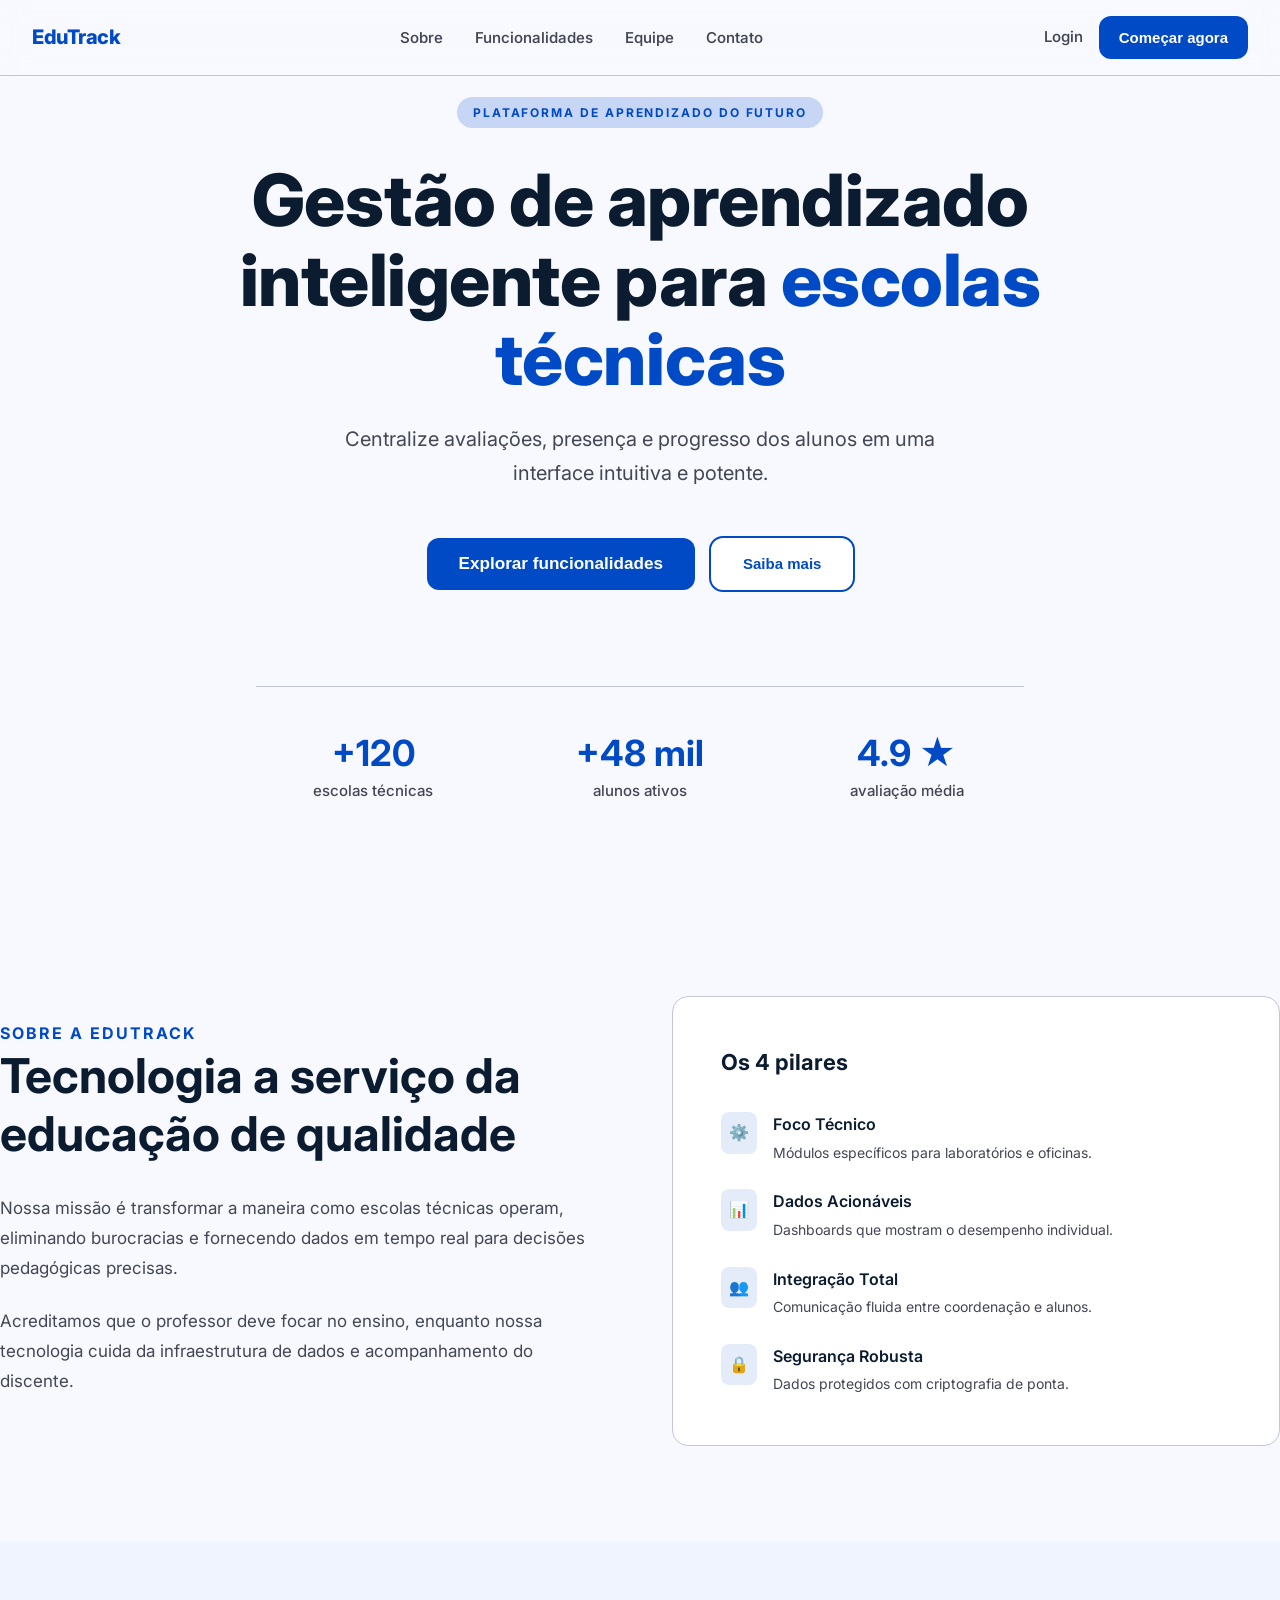
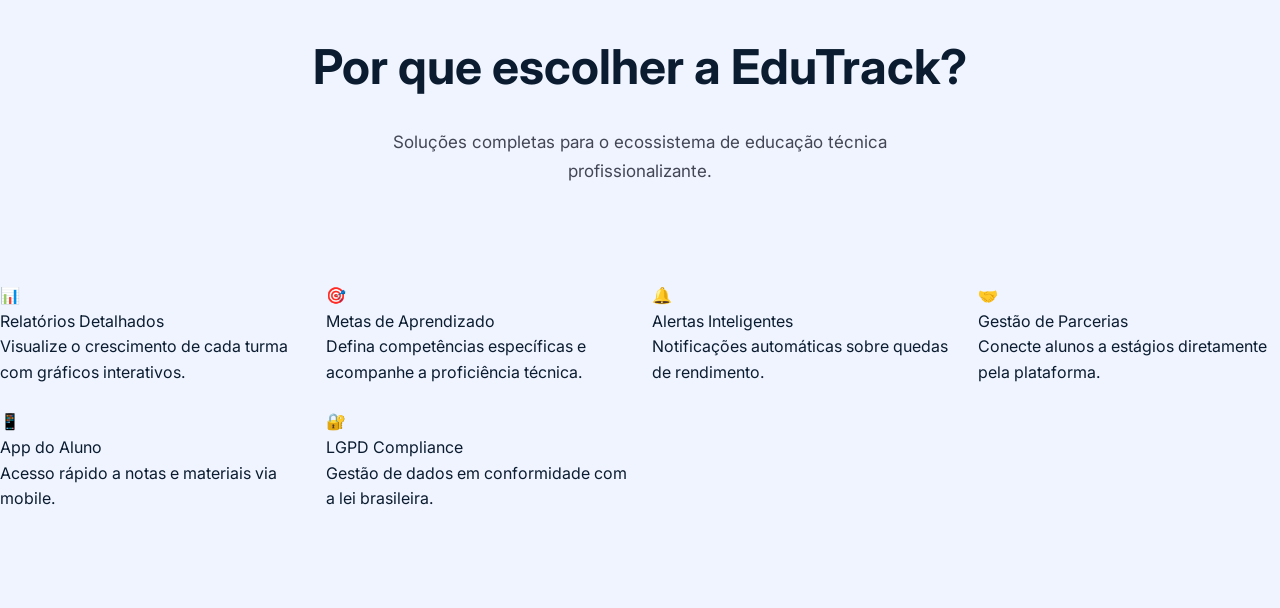
<file: Senac-2026-main/aula_lindingPage/index.html>
<!DOCTYPE html>
<html lang="pt-br">

<head>
    <meta charset="UTF-8">
    <meta name="viewport" content="width=device-width, initial-scale=1.0">

    <link rel="preconnect" href="https://fonts.googleapis.com">
    <link rel="preconnect" href="https://fonts.gstatic.com" crossorigin>
    <link
        href="https://fonts.googleapis.com/css2?family=Inter:ital,opsz,wght@0,14..32,100..900;1,14..32,100..900&family=Roboto:ital,wght@0,100..900;1,100..900&display=swap"
        rel="stylesheet">

    <link rel="stylesheet" href="style.css">


    <title>Landing Page EduTrack</title>
</head>

<body>

    <header class="navbar">
        <nav class="navbar-inner">

            <a href="#" class="navbar-logo">EduTrack</a>

            <ul class="navbar-links">
                <li><a href="#sobre">Sobre</a></li>
                <li><a href="#funcionalidades">Funcionalidades</a></li>
                <li><a href="#equipe">Equipe</a></li>
                <li><a href="#contato">Contato</a></li>
            </ul>

            <div class="navbar-botoes">
                <a href="#login" class="navbar-login-link">Login</a>
                <button class="navbar-button">Começar agora</button>
            </div>



        </nav>
    </header>

    <main>

        <section class="hero">

            <span class="hero-label">Plataforma de aprendizado do futuro</span>
            <h1 class="hero-titulo">
                Gestão de aprendizado inteligente para <span>escolas técnicas</span>
            </h1>
            <p class="hero-subtitulo">
                Centralize avaliações, presença e progresso dos alunos em uma interface intuitiva e potente.
            </p>

            <div class="hero-botoes">
                <button class="btn-funcionalidades">Explorar funcionalidades</button>
                <button class="btn-saiba-mais">Saiba mais</button>
            </div>

            <div class="hero-estatisticas">
                <!-- Primeiro item -->
                <div class="hero-estatisticas-item">
                    <span class="dados-numeros">+120</span>
                    <span class="dados-descricao">escolas técnicas</span>
                </div>
                <!-- Segundo item -->
                <div class="hero-estatisticas-item">
                    <span class="dados-numeros">+48 mil</span>
                    <span class="dados-descricao">alunos ativos</span>
                </div>
                <!-- Terceiro item -->
                <div class="hero-estatisticas-item">
                    <span class="dados-numeros">4.9 ★</span>
                    <span class="dados-descricao">avaliação média</span>
                </div>

            </div>

        </section>

        <section class="sobre">
            <div class="container">

                <div class="sobre-texto">
                    <!-- Início Primeira coluna -> Coluna dos textos -->
                    <span>Sobre a edutrack</span>
                    <h2>
                        Tecnologia a serviço da educação de qualidade
                    </h2>
                    <p class="sobre-paragrafo">
                        Nossa missão é transformar a maneira como escolas técnicas operam, eliminando burocracias e
                        fornecendo dados em tempo real para decisões pedagógicas precisas.
                    </p>

                    <p class="sobre-paragrafo">
                        Acreditamos que o professor deve focar no ensino, enquanto nossa tecnologia cuida da
                        infraestrutura de dados e acompanhamento do discente.
                    </p>
                </div> <!-- Final primeira coluna -->

                <!-- Início Segunda coluna -> Coluna dos pilares -->
                <div class="sobre-pilares">

                    <h3 class="sobre-pilares-titulo">Os 4 pilares</h3>
                    <ul class="pilares-lista">
                        <li class="pilar">
                            <div class="pilar-icone">⚙️</div>
                            <div>
                                <strong class="pilar-titulo">Foco Técnico</strong>
                                <span class="pilar-descricao">Módulos específicos para laboratórios e oficinas.</span>
                            </div>

                        </li>
                        <li class="pilar">
                            <div class="pilar-icone">📊</div>
                            <div>
                                <strong class="pilar-titulo">Dados Acionáveis</strong>
                                <span class="pilar-descricao">Dashboards que mostram o desempenho individual.</span>
                            </div>

                        </li>
                        <li class="pilar">
                            <div class="pilar-icone">👥</div>
                            <div>
                                <strong class="pilar-titulo">Integração Total</strong>
                                <span class="pilar-descricao">Comunicação fluida entre coordenação e alunos.</span>
                            </div>

                        </li>
                        <li class="pilar">
                            <div class="pilar-icone">🔒</div>
                            <div>
                                <strong class="pilar-titulo">Segurança Robusta</strong>
                                <span class="pilar-descricao">Dados protegidos com criptografia de ponta.</span>
                            </div>

                        </li>
                    </ul>

                </div>

            </div>
        </section>

        <section class="solucoes">

            <div class="container">

                <header class="solucoes-header">
                    <h2>Por que escolher a EduTrack?</h2>
                    <p class="solucoes-descricao">Soluções completas para o ecossistema de educação técnica
                        profissionalizante.</p>
                </header>

                <div class="cards-grid">

                    <div class="card">
                        <div class="card-icone">📊</div>
                        <div class="card-titulo">Relatórios Detalhados</div>
                        <p class="card-descricao">Visualize o crescimento de cada turma com gráficos interativos.</p>
                    </div>

                    <div class="card">
                        <div class="card-icone">🎯</div>
                        <div class="card-titulo">Metas de Aprendizado</div>
                        <p class="card-descricao">Defina competências específicas e acompanhe a proficiência técnica.
                        </p>
                    </div>

                    <div class="card">
                        <div class="card-icone">🔔</div>
                        <div class="card-titulo">Alertas Inteligentes</div>
                        <p class="card-descricao">Notificações automáticas sobre quedas de rendimento.</p>
                    </div>

                    <div class="card">
                        <div class="card-icone">🤝</div>
                        <div class="card-titulo">Gestão de Parcerias</div>
                        <p class="card-descricao">Conecte alunos a estágios diretamente pela plataforma.</p>
                    </div>

                    <div class="card">
                        <div class="card-icone">📱</div>
                        <div class="card-titulo">App do Aluno</div>
                        <p class="card-descricao">Acesso rápido a notas e materiais via mobile.</p>
                    </div>

                    <div class="card">
                        <div class="card-icone">🔐</div>
                        <div class="card-titulo">LGPD Compliance</div>
                        <p class="card-descricao">Gestão de dados em conformidade com a lei brasileira.</p>
                    </div>

                </div>


            </div>

        </section>



    </main>


</body>

</html>
</file>
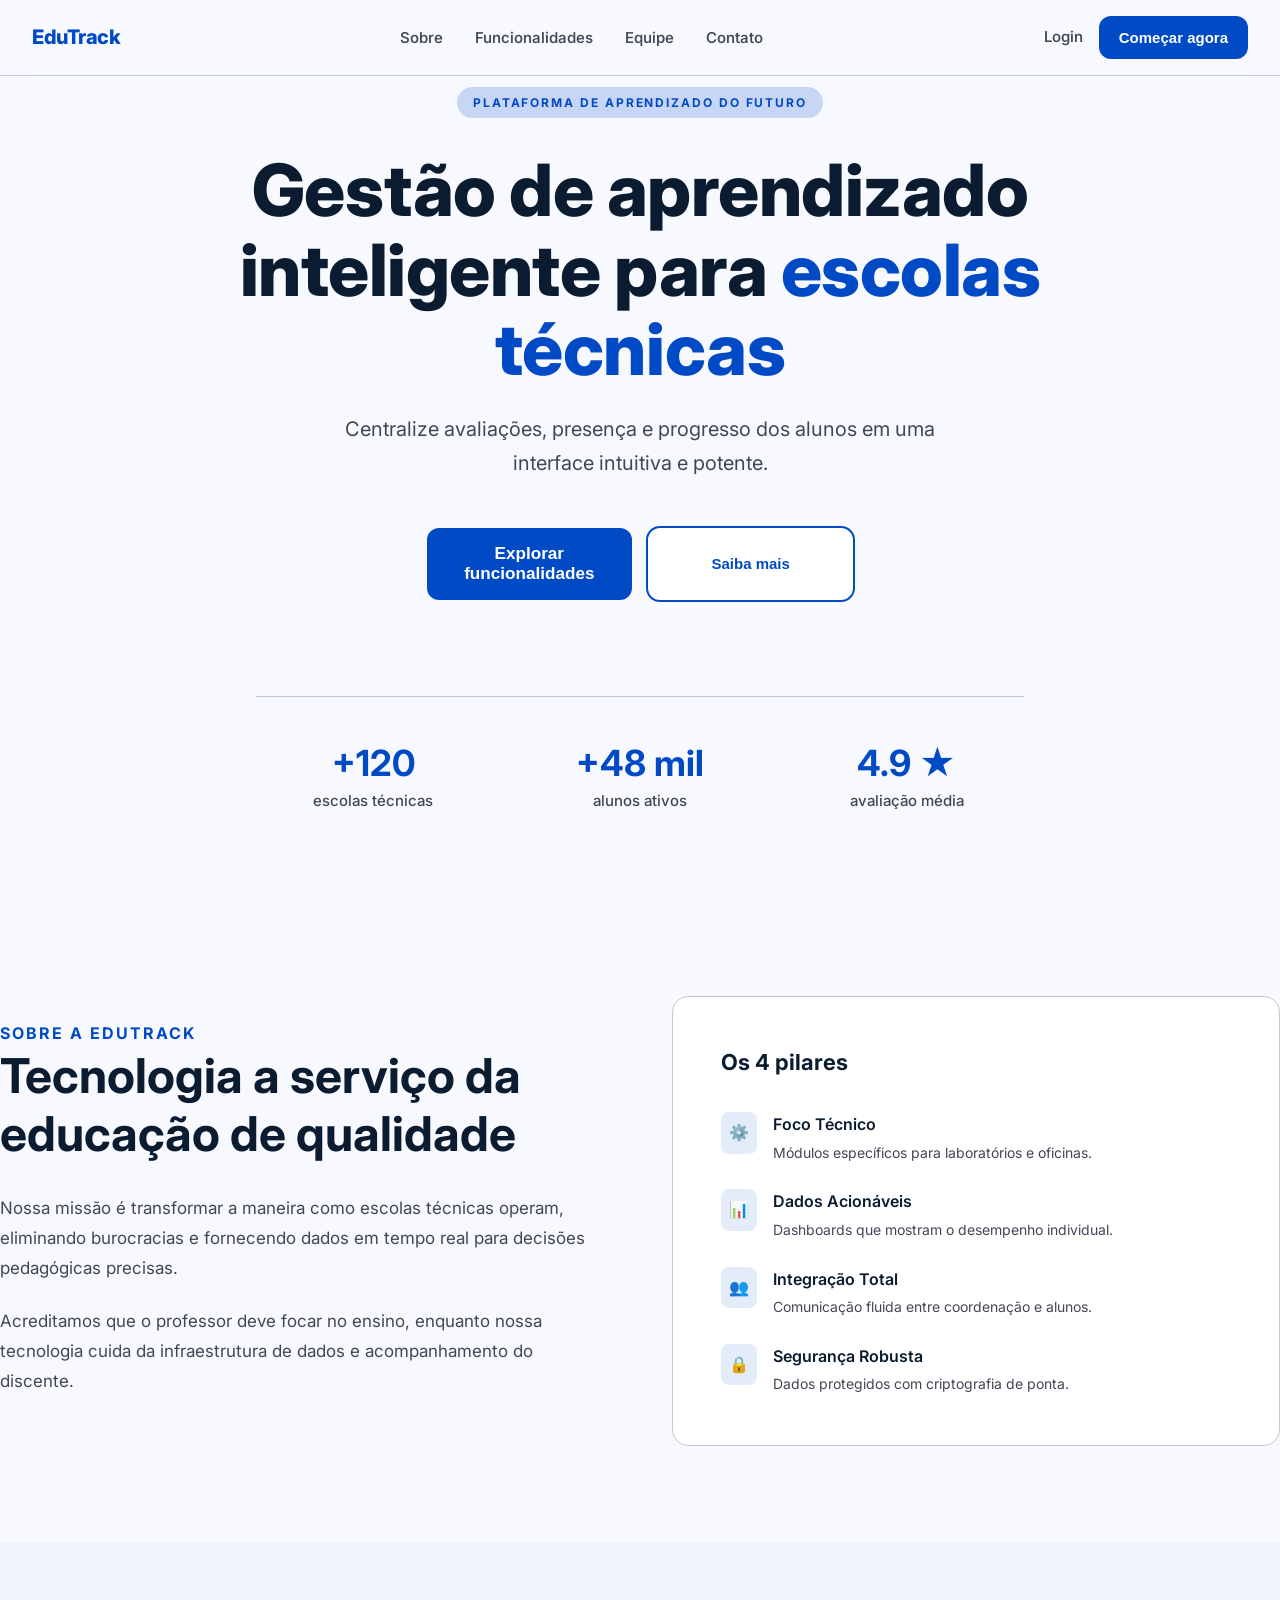
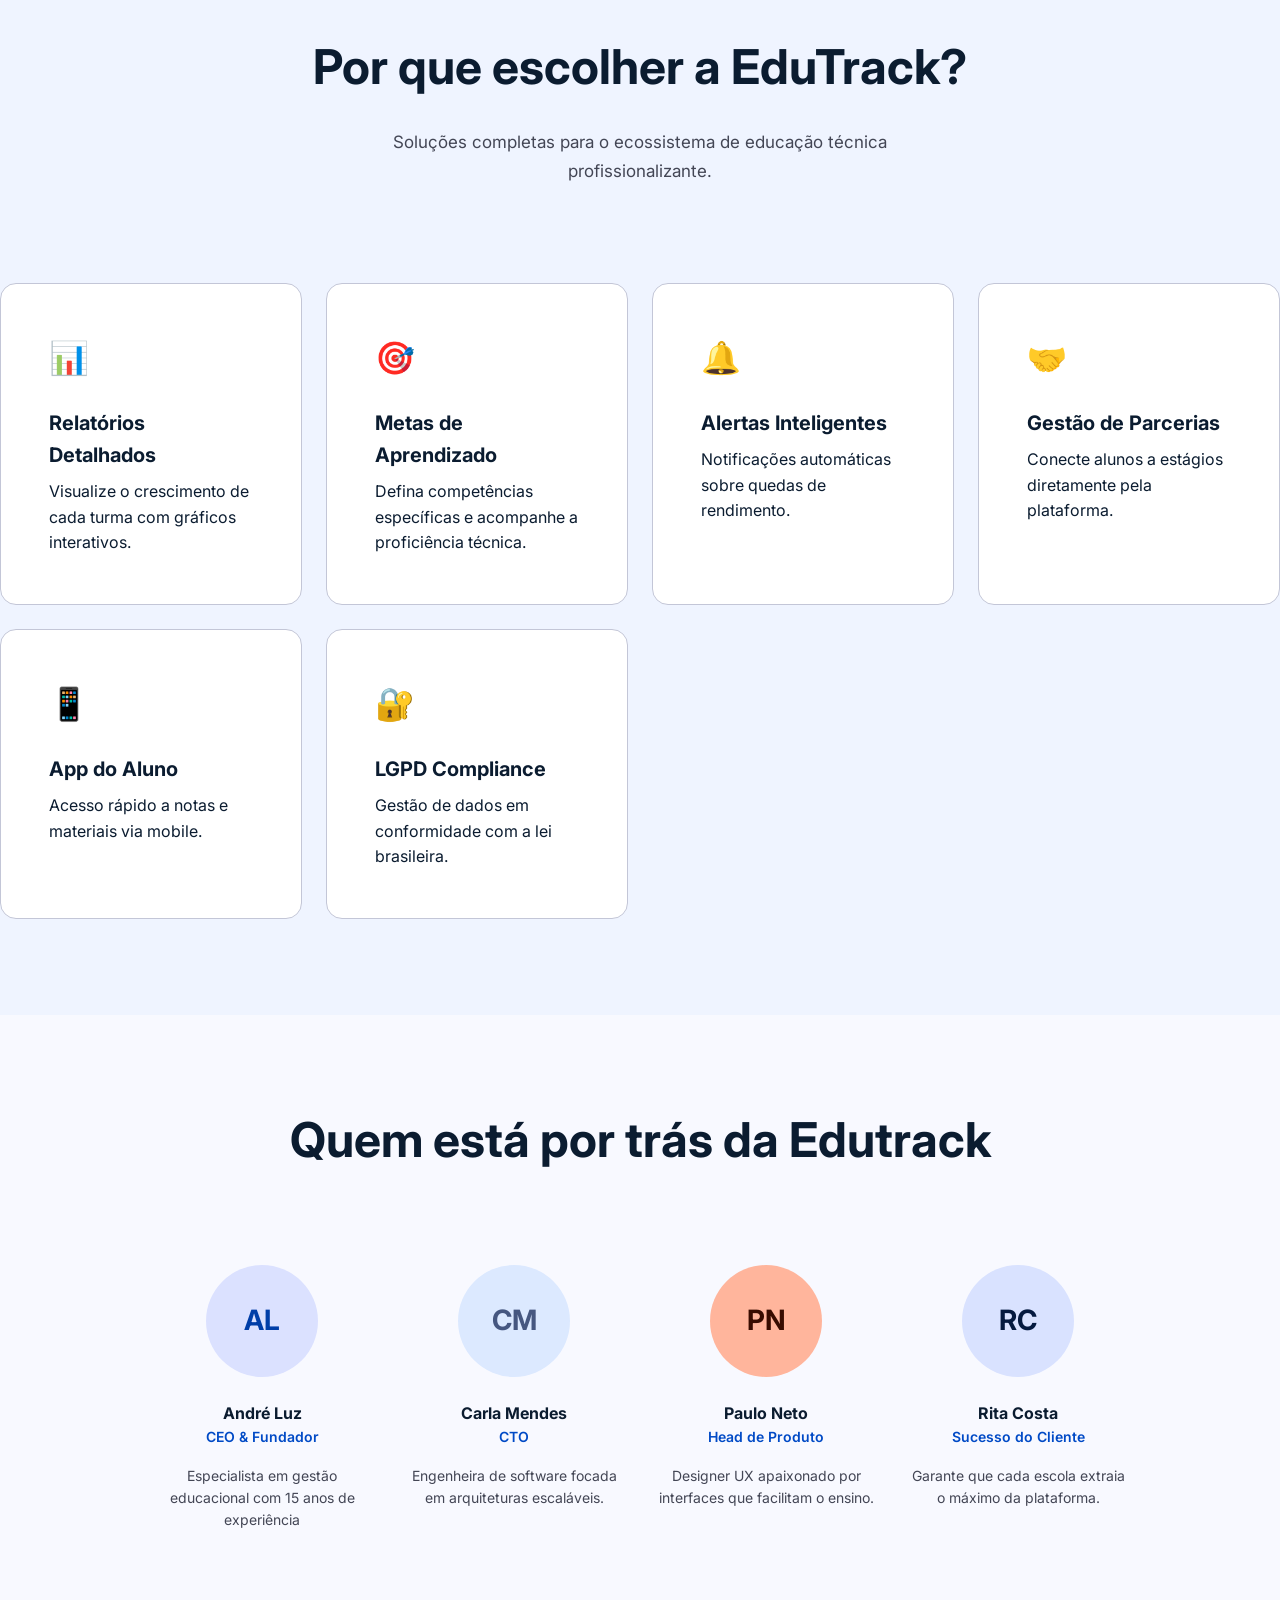
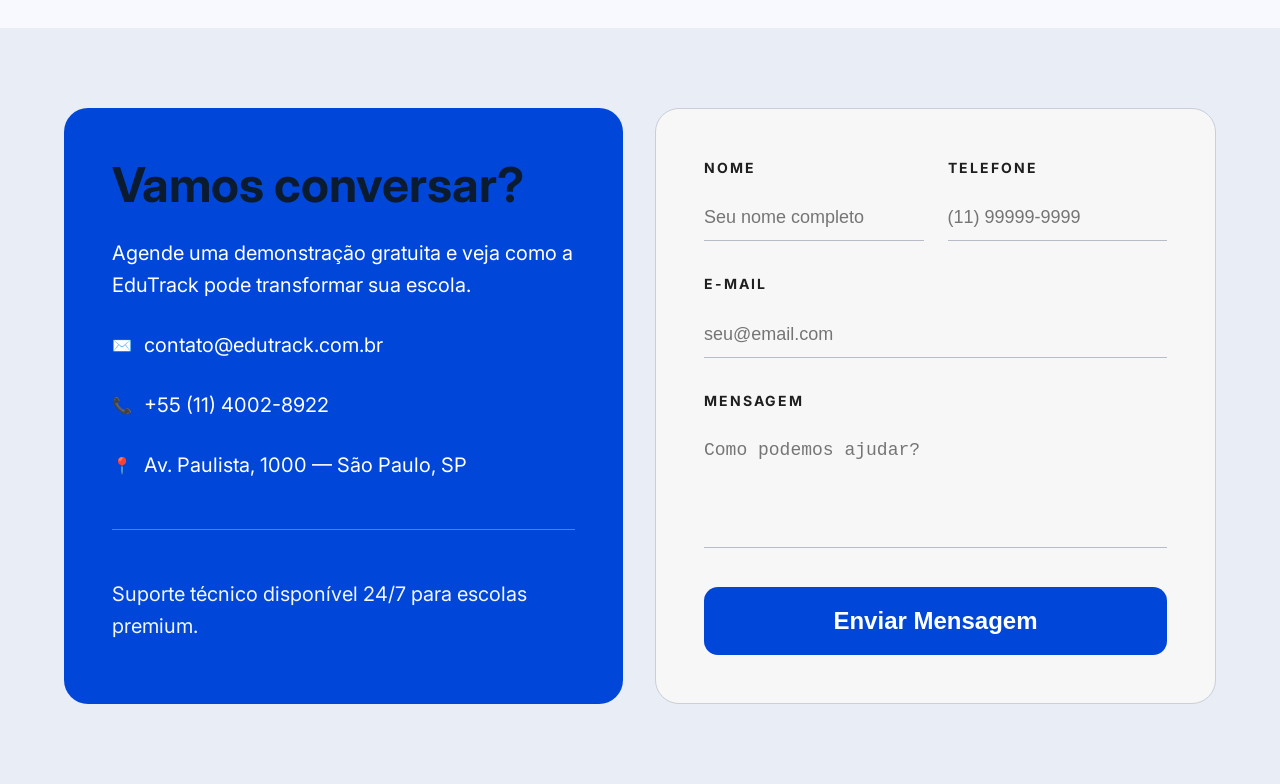
<file: Senac-2026/aula_lindingPage/index.html>
<!DOCTYPE html>
<html lang="pt-br">

<head>
    <meta charset="UTF-8">
    <meta name="viewport" content="width=device-width, initial-scale=1.0">

    <link rel="preconnect" href="https://fonts.googleapis.com">
    <link rel="preconnect" href="https://fonts.gstatic.com" crossorigin>
    <link
        href="https://fonts.googleapis.com/css2?family=Inter:ital,opsz,wght@0,14..32,100..900;1,14..32,100..900&family=Roboto:ital,wght@0,100..900;1,100..900&display=swap"
        rel="stylesheet">

    <link rel="stylesheet" href="style.css">


    <title>Landing Page EduTrack</title>
</head>

<body>

    <header class="navbar">
        <nav class="navbar-inner">

            <a href="#" class="navbar-logo">EduTrack</a>

            <ul class="navbar-links">
                <li><a href="#sobre">Sobre</a></li>
                <li><a href="#funcionalidades">Funcionalidades</a></li>
                <li><a href="#equipe">Equipe</a></li>
                <li><a href="#contato">Contato</a></li>
            </ul>

            <div class="navbar-botoes">
                <a href="#login" class="navbar-login-link">Login</a>
                <button class="navbar-button">Começar agora</button>
            </div>



        </nav>
    </header>

    <main>

        <section class="hero">

            <span class="hero-label">Plataforma de aprendizado do futuro</span>
            <h1 class="hero-titulo">
                Gestão de aprendizado inteligente para <span>escolas técnicas</span>
            </h1>
            <p class="hero-subtitulo">
                Centralize avaliações, presença e progresso dos alunos em uma interface intuitiva e potente.
            </p>

            <div class="hero-botoes">
                <button class="btn-funcionalidades">Explorar funcionalidades</button>
                <button class="btn-saiba-mais">Saiba mais</button>
            </div>

            <div class="hero-estatisticas">
                <!-- Primeiro item -->
                <div class="hero-estatisticas-item">
                    <span class="dados-numeros">+120</span>
                    <span class="dados-descricao">escolas técnicas</span>
                </div>
                <!-- Segundo item -->
                <div class="hero-estatisticas-item">
                    <span class="dados-numeros">+48 mil</span>
                    <span class="dados-descricao">alunos ativos</span>
                </div>
                <!-- Terceiro item -->
                <div class="hero-estatisticas-item">
                    <span class="dados-numeros">4.9 ★</span>
                    <span class="dados-descricao">avaliação média</span>
                </div>

            </div>

        </section>

        <section class="sobre">
            <div class="container">

                <div class="sobre-texto">
                    <!-- Início Primeira coluna -> Coluna dos textos -->
                    <span>Sobre a edutrack</span>
                    <h2>
                        Tecnologia a serviço da educação de qualidade
                    </h2>
                    <p class="sobre-paragrafo">
                        Nossa missão é transformar a maneira como escolas técnicas operam, eliminando burocracias e
                        fornecendo dados em tempo real para decisões pedagógicas precisas.
                    </p>

                    <p class="sobre-paragrafo">
                        Acreditamos que o professor deve focar no ensino, enquanto nossa tecnologia cuida da
                        infraestrutura de dados e acompanhamento do discente.
                    </p>
                </div> <!-- Final primeira coluna -->

                <!-- Início Segunda coluna -> Coluna dos pilares -->
                <div class="sobre-pilares">

                    <h3 class="sobre-pilares-titulo">Os 4 pilares</h3>
                    <ul class="pilares-lista">
                        <li class="pilar">
                            <div class="pilar-icone">⚙️</div>
                            <div>
                                <strong class="pilar-titulo">Foco Técnico</strong>
                                <span class="pilar-descricao">Módulos específicos para laboratórios e oficinas.</span>
                            </div>

                        </li>
                        <li class="pilar">
                            <div class="pilar-icone">📊</div>
                            <div>
                                <strong class="pilar-titulo">Dados Acionáveis</strong>
                                <span class="pilar-descricao">Dashboards que mostram o desempenho individual.</span>
                            </div>

                        </li>
                        <li class="pilar">
                            <div class="pilar-icone">👥</div>
                            <div>
                                <strong class="pilar-titulo">Integração Total</strong>
                                <span class="pilar-descricao">Comunicação fluida entre coordenação e alunos.</span>
                            </div>

                        </li>
                        <li class="pilar">
                            <div class="pilar-icone">🔒</div>
                            <div>
                                <strong class="pilar-titulo">Segurança Robusta</strong>
                                <span class="pilar-descricao">Dados protegidos com criptografia de ponta.</span>
                            </div>

                        </li>
                    </ul>

                </div>

            </div>
        </section>

        <section class="solucoes">

            <div class="container">

                <header class="solucoes-header">
                    <h2>Por que escolher a EduTrack?</h2>
                    <p class="solucoes-descricao">Soluções completas para o ecossistema de educação técnica
                        profissionalizante.</p>
                </header>

                <div class="cards-grid">

                    <div class="card">
                        <div class="card-icone">📊</div>
                        <div class="card-titulo">Relatórios Detalhados</div>
                        <p class="card-descricao">Visualize o crescimento de cada turma com gráficos interativos.</p>
                    </div>

                    <div class="card">
                        <div class="card-icone">🎯</div>
                        <div class="card-titulo">Metas de Aprendizado</div>
                        <p class="card-descricao">Defina competências específicas e acompanhe a proficiência técnica.
                        </p>
                    </div>

                    <div class="card">
                        <div class="card-icone">🔔</div>
                        <div class="card-titulo">Alertas Inteligentes</div>
                        <p class="card-descricao">Notificações automáticas sobre quedas de rendimento.</p>
                    </div>

                    <div class="card">
                        <div class="card-icone">🤝</div>
                        <div class="card-titulo">Gestão de Parcerias</div>
                        <p class="card-descricao">Conecte alunos a estágios diretamente pela plataforma.</p>
                    </div>

                    <div class="card">
                        <div class="card-icone">📱</div>
                        <div class="card-titulo">App do Aluno</div>
                        <p class="card-descricao">Acesso rápido a notas e materiais via mobile.</p>
                    </div>

                    <div class="card">
                        <div class="card-icone">🔐</div>
                        <div class="card-titulo">LGPD Compliance</div>
                        <p class="card-descricao">Gestão de dados em conformidade com a lei brasileira.</p>
                    </div>

                </div>


            </div>

        </section>
    
        <!--section equipe-->
        <section class="equipe">

            <div class="container-equipe">
                <h2>Quem está por trás da Edutrack</h2>

                <div class="dados-equipe">


                    <div class="membro-equipe">

                    <div class="avatar" style="background-color: #dbe1ff; color: #003ea8">AL</div>
                    <h4>André Luz</h4>
                    <span class=" membro-cargo">CEO & Fundador</span>
                    <p class="membro-descricao">Especialista em gestão educacional com 15 anos de experiência</p>



                    </div>

                    <div class="membro-equipe">

                    <div class="avatar" style="background-color: #dce9ff; color: #465780;">CM</div>
                    <h4>Carla Mendes</h4>
                    <span class=" membro-cargo">CTO</span>
                    <p class="membro-descricao">Engenheira de software focada em arquiteturas escaláveis.</p>



                    </div>

                    <div class="membro-equipe">

                    <div class="avatar" style="background-color: #ffb59c; color: #380c00;">PN</div>
                    <h4>Paulo Neto</h4>
                    <span class=" membro-cargo">Head de Produto</span>
                    <p class="membro-descricao">Designer UX apaixonado por interfaces que facilitam o ensino.</p>



                    </div>

                    <div class="membro-equipe">

                    <div class="avatar" style="background-color: #d9e2ff; color: #051a40 ;">RC</div>
                    <h4>Rita Costa</h4>
                    <span class=" membro-cargo">Sucesso do Cliente</span>
                    <p class="membro-descricao">Garante que cada escola extraia o máximo da plataforma.</p>



                    </div>

                </div>


            </div>





        </section>


    </main>

    <!-- SEÇÃO CONTATO -->
<section class="contato">
  <div class="contato-container">

    <!-- LADO ESQUERDO -->
    <div class="contato-info">
      <h2>Vamos conversar?</h2>

      <p>
        Agende uma demonstração gratuita e veja como a EduTrack
        pode transformar sua escola.
      </p>

      <div class="info-item">
        <span>✉️</span>
        <a href="#">contato@edutrack.com.br</a>
      </div>

      <div class="info-item">
        <span>📞</span>
        <p>+55 (11) 4002-8922</p>
      </div>

      <div class="info-item">
        <span>📍</span>
        <p>Av. Paulista, 1000 — São Paulo, SP</p>
      </div>

      <div class="linha"></div>

      <p class="suporte">
        Suporte técnico disponível 24/7 para escolas premium.
      </p>
    </div>

    <!-- FORMULÁRIO -->
    <div class="contato-form">
      <form>

        <div class="duplo">
          <div class="campo">
            <label>NOME</label>
            <input type="text" placeholder="Seu nome completo">
          </div>

          <div class="campo">
            <label>TELEFONE</label>
            <input type="text" placeholder="(11) 99999-9999">
          </div>
        </div>

        <div class="campo">
          <label>E-MAIL</label>
          <input type="email" placeholder="seu@email.com">
        </div>

        <div class="campo">
          <label>MENSAGEM</label>
          <textarea placeholder="Como podemos ajudar?"></textarea>
        </div>

        <button type="submit">Enviar Mensagem</button>

      </form>
    </div>

  </div>
</section>


</body>

</html>
</file>
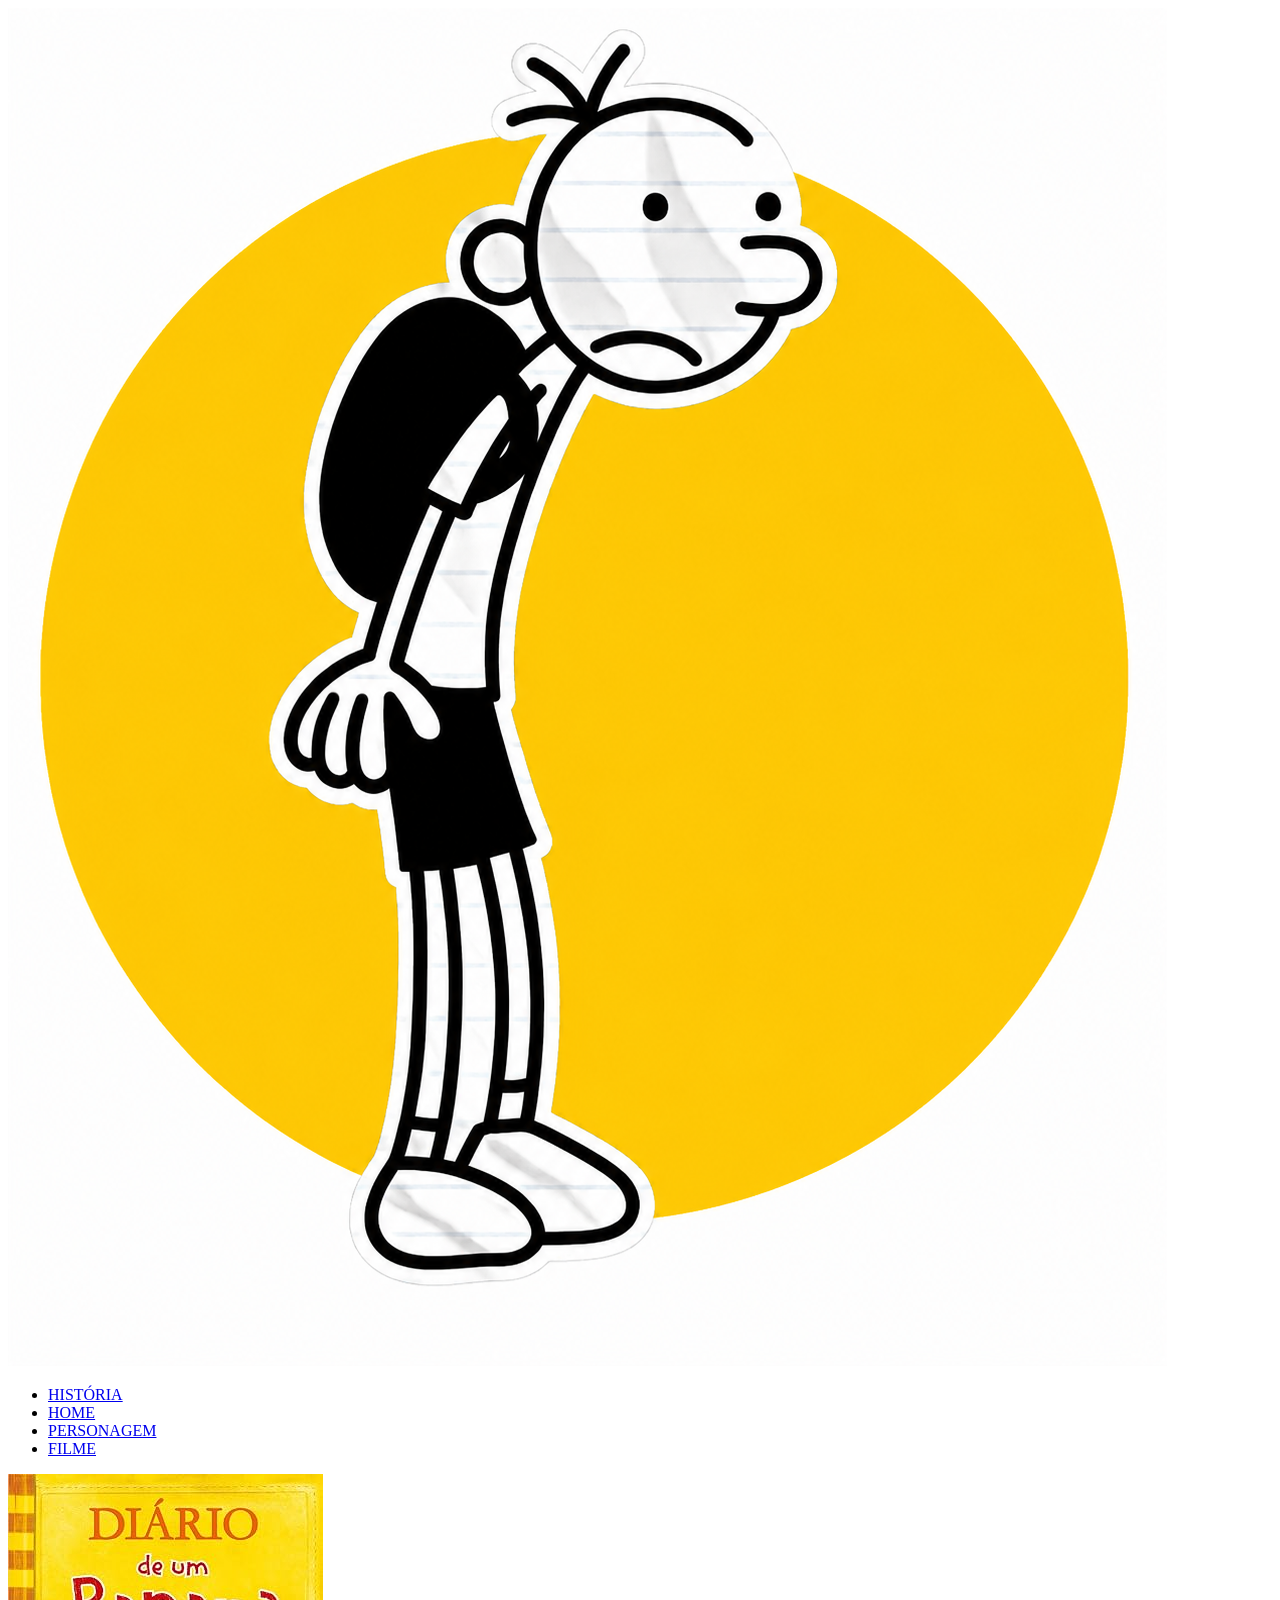
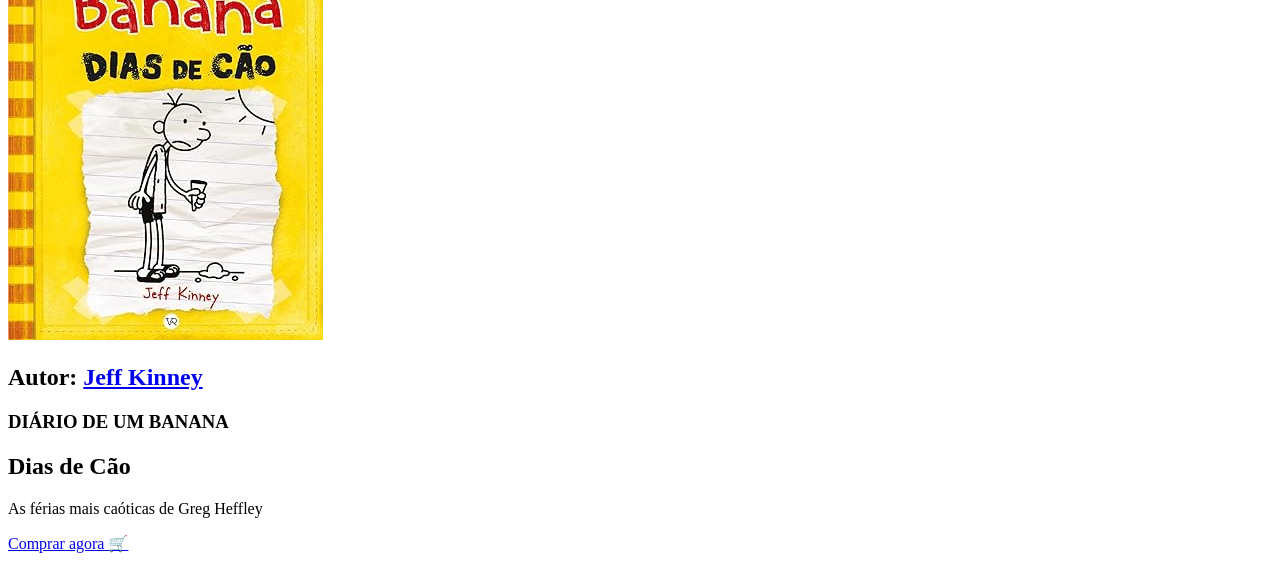
<file: Senac-2026/landing-page-livro/landing-page-livro/index.html>
<!DOCTYPE html>
<html lang="pt-br">
<head>
    <meta charset="UTF-8">
    <meta name="viewport" content="width=device-width, initial-scale=1.0">
    <title>Diário de um Banana</title>
</head>
<body>
<header>
    <nav>
        <img src="Logo.png" alt="Logo do livro Diário de um Banana">

        <ul>
            <li><a href="#">HISTÓRIA</a></li>
            <li><a href="#">HOME</a></li>
            <li><a href="#">PERSONAGEM</a></li>
            <li><a href="#">FILME</a></li>
        </ul>
    </nav>
</header>

    <main>

    <section class="livro">

        <article class="capa">
            <img src="Dias de Cão.jpg" alt="Capa do livro Diário de um Banana">
            
                <h2 >Autor:

                    <a href="https://pt.wikipedia.org/wiki/Jeff_Kinney">Jeff Kinney</a>
            
                </h2>
                 
        
           
        </article>

        <article class="informacoes">
            <h1>DIÁRIO DE UM BANANA</h1>

            <h2>Dias de Cão</h2>

            <p>
                As férias mais caóticas de Greg Heffley
            </p>

                  
                <a href="https://www.amazon.com.br/Di%C3%A1rio-Banana-Dias-Jeff-Kinney/dp/8576832763"> 
                    Comprar agora 🛒
                </a>
        
        </article>

    </section>

</main>


</body>

</html>
</file>
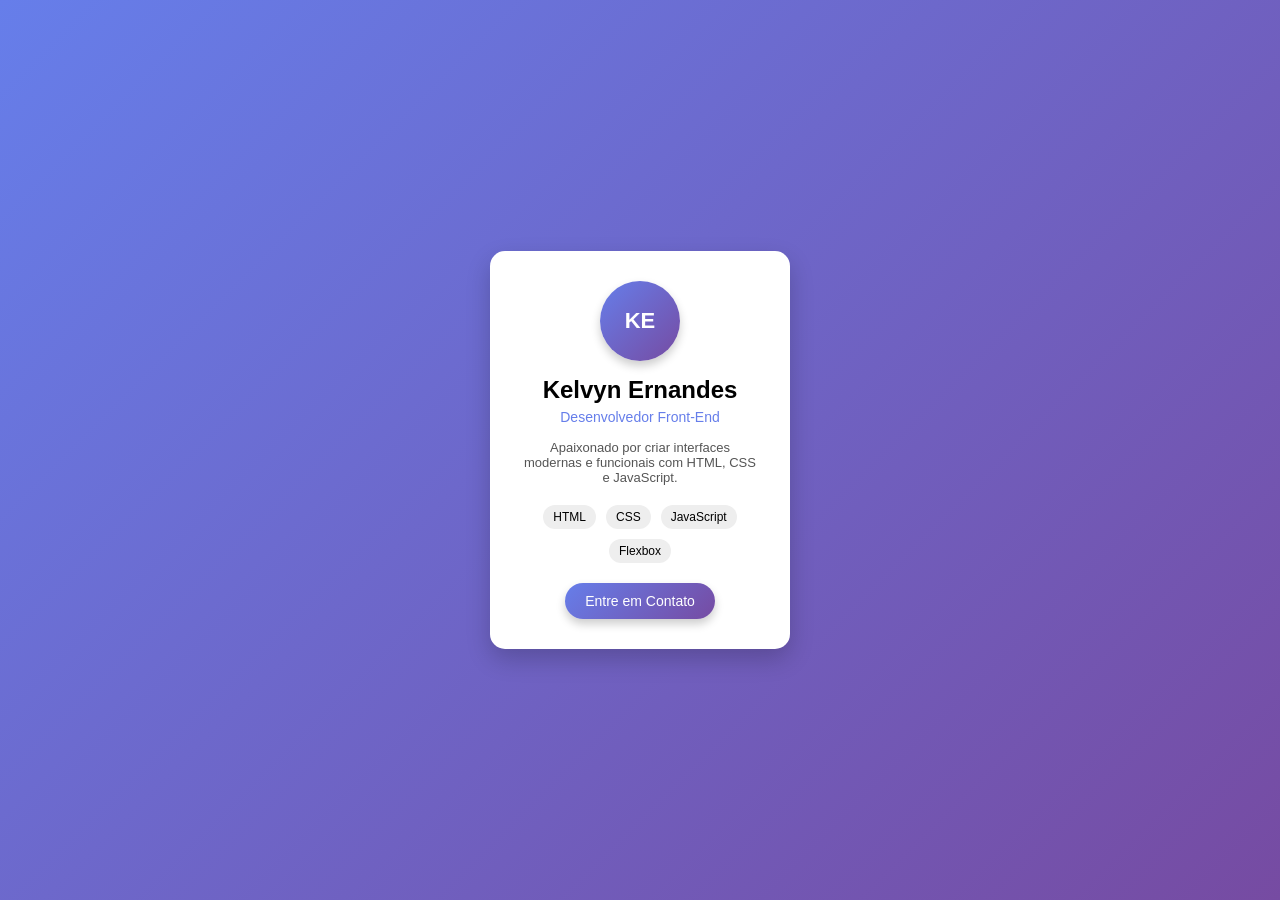
<file: Senac-2026-main/aula 1/curriculo.html>
<!DOCTYPE html>
<html lang="pt-br">
<head>
    <meta charset="UTF-8">
    <meta name="viewport" content="width=device-width, initial-scale=1.0">
    <title>Card - Kelvyn Ernandes</title>

    <style>
        /* RESET básico */
        * {
            margin: 0;
            padding: 0;
            box-sizing: border-box;
            font-family: Arial, sans-serif;
        }

        /* FUNDO GRADIENTE */
        body {
            height: 100vh;
            display: flex;
            justify-content: center;
            align-items: center;
            background: linear-gradient(135deg, #667eea, #764ba2);
        }

        /* CARD */
        .card {
            background: white;
            padding: 30px;
            border-radius: 15px;
            width: 300px;
            text-align: center;
            box-shadow: 0 10px 25px rgba(0,0,0,0.2);
        }

        /* IMAGEM REDONDA */
        .avatar {
            width: 80px;
            height: 80px;
            background: linear-gradient(135deg, #667eea, #764ba2);
            border-radius: 50%;
            display: flex;
            justify-content: center;
            align-items: center;
            color: white;
            font-weight: bold;
            font-size: 22px;
            margin: 0 auto 15px;
            box-shadow: 0 5px 10px rgba(0,0,0,0.2);
        }

        /* TITULO */
        h2 {
            margin-bottom: 5px;
        }

        /* SUBTITULO */
        .subtitulo {
            color: #667eea;
            font-size: 14px;
            margin-bottom: 15px;
        }

        /* TEXTO */
        .descricao {
            font-size: 13px;
            color: #555;
            margin-bottom: 20px;
        }

        /* HABILIDADES (FLEXBOX) */
        .skills {
            display: flex;
            justify-content: center;
            gap: 10px;
            flex-wrap: wrap;
            margin-bottom: 20px;
        }

        .skill {
            background: #eee;
            padding: 5px 10px;
            border-radius: 20px;
            font-size: 12px;
        }

        /* BOTÃO */
        .btn {
            display: inline-block;
            padding: 10px 20px;
            border-radius: 20px;
            background: linear-gradient(135deg, #667eea, #764ba2);
            color: white;
            text-decoration: none;
            font-size: 14px;
            box-shadow: 0 5px 10px rgba(0,0,0,0.2);
            transition: 0.3s;
        }

        .btn:hover {
            opacity: 0.8;
        }

     </style>
</head>

<body>

    <div class="card">

        <div class="avatar">KE</div>

        <h2>Kelvyn Ernandes</h2>
        <p class="subtitulo">Desenvolvedor Front-End</p>

        <p class="descricao">
            Apaixonado por criar interfaces modernas e funcionais com HTML, CSS e JavaScript.
        </p>

        <div class="skills">
            <div class="skill">HTML</div>
            <div class="skill">CSS</div>
            <div class="skill">JavaScript</div>
            <div class="skill">Flexbox</div>
        </div>

        <a href="#" class="btn">Entre em Contato</a>

    </div>

</body>
</html>
</file>
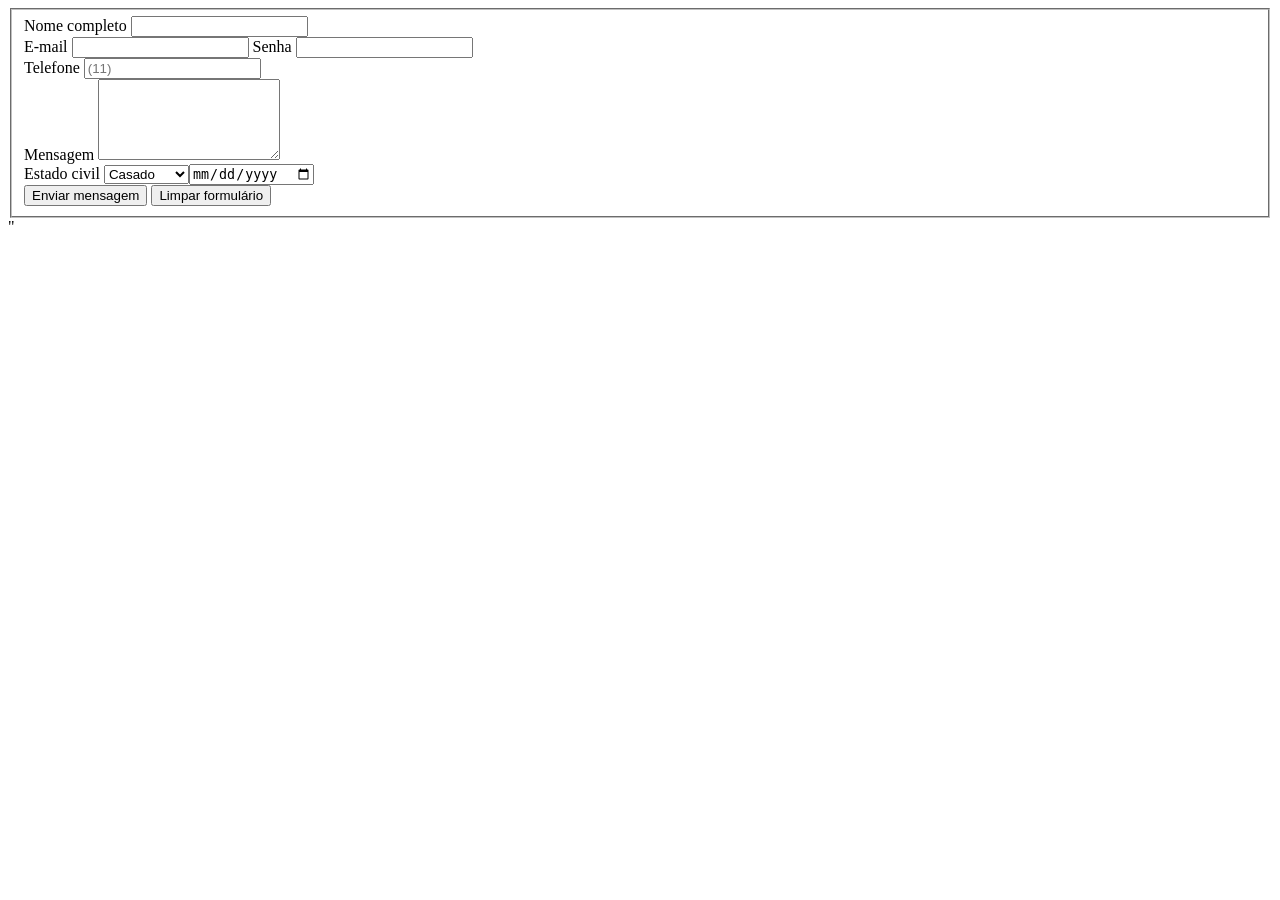
<file: Senac-2026-main/aula 1/forml.html>
<!DOCTYPE html>
<html lang="en">
<head>
    <meta charset="UTF-8">
    <meta name="viewport" content="width=device-width, initial-scale=1.0">
    <title>Document</title>
</head>
<body>
    <form>
        <fieldset>

            <div>
            <label for="nome">Nome completo</label>
             <input type="text" name="nomeCompleto" id="nomeCompleto">
            </div>

            <div>


            </div>
                <label for="">E-mail</label>
                <input type="email" name="email" id="email">
             </div>
             </div>
                <label for="senha">Senha</label>
                <input required type="password" name="senha" id="senha">
             </div>

             <div>
               <label for="telefone">Telefone</label>
               <input type="tel" name="telefone" id="telefone" placeholder="(11)">
            
            </div>

            <div>
                 <label for="mensagem">Mensagem</label> 
                 <textarea name="mensagem" rows="5" id="mensagem"></textarea>
             </div>


             <div>
                <label for="estadoCivil">Estado civil</label>
               <select name="estadoCivil" id="estadoCivil">
             
                <option value="casado">Casado</option>
                <option value="solteiro">Solteiro</option>
                <option value="viuvo">Viúvo</option>
                <option value="divorciado">Divorciado</option>
                
            <div>
                <label for="dataNascimento">Data de nascimento</label>
                <input type="date" name="dataNascimento" id="dataNascimento">
            

            </div>
             <button type="submit">Enviar mensagem</button>
             <button type="reset">Limpar formulário</button>
 

             

        
        
        
            </fieldset>

    </form>"






</body>
</html>
</file>
<file: Senac-2026-main/aula_lindingPage/style.css>
/*CSS Reset */

* {
    margin: 0;
    padding: 0;
    box-sizing: border-box;
}

/* Declaração das variáveis CSS (Custom Properties) */

:root {
    /* Cores da Landing Page */ 

    --cor-primaria: #004AC6; 
    --cor-primaria-hover: #003EA8;
    --cor-fundo: #F8F9FF;
    --cor-branca: #FFFFFF;
    --cor-fundo-secundario: #EFF4FF;
    --cor-texto: #0B1C30;
    --cor-texto-suave: #434655;
    --cor-borda: #C3C6D7;

    /* Tipografia */
    --fonte-principal: 'Inter';

    /* Espaçamentos - Medida: rem -> Melhor acessibilidade: respeita configuração do usuário */

    --espaco-xs: 0.5rem;    /* 8px */
    --espaco-sm: 1rem;      /* 16px */
    --espaco-md: 1.5rem;    /* 24px */
    --espaco-lg: 2rem;      /* 32px */ 
    --espaco-xl: 3rem;      /* 48px */
    --espaco-xxl: 6rem;     /* 96px */
    
    /* Bordas arredondadas */ 

    --raio-sm: 0.5rem;
    --raio-md: 0.75rem;
    --raio-lg: 1rem;
   
}

body {
    font-family: var(--fonte-principal);
    background-color: var(--cor-fundo);
    color: var(--cor-texto);
    line-height: 1.6;

}

h2 {
    font-size: clamp(1.75rem, 3rem, 3rem);
    font-weight: 700;
    line-height: 1.2;
    color: var(--cor-texto);
    margin-bottom: var(--espaco-lg);
}

.navbar {
    /*Fixa o elemento na tela */
    position: fixed;
    top: 0;
    left: 0;
    width: 100%;
    z-index:99999; /* Posicionamento dos itens em camada: FRENTE - SOBREPOSTO */
    backdrop-filter: blur(12px); /* Efeito de vidro opaco */
    border-bottom: 1px solid var(--cor-borda);


}

.navbar-inner {
    display: flex;
    justify-content: space-between;
    align-items: center;
    max-width: 1280px;
    margin: 0 auto; /* Centraliza o elemento horizontalmente */
    padding: var(--espaco-sm) var(--espaco-lg);

}

.navbar-logo {
    font-size: 1.25rem;
    font-weight: 800;
    color: var(--cor-primaria);
    text-decoration: none;
    letter-spacing: -0.03rem;
}

.navbar-links {
    display: flex;
    list-style: none;
    gap: var(--espaco-lg);
}

.navbar-links a {
    text-decoration: none;
    color: var(--cor-texto-suave);
    font-size: 0.9375rem;
    font-weight: 550;
    
}
/* Comportamento quando o mouse passa por cima */
.navbar-links a:hover {
    color: var(--cor-primaria);
}

.navbar-botoes {
    display: flex;
    align-items: center;
    gap: var(--espaco-sm);
}

.navbar-button {
    background-color: var(--cor-primaria);
    border: none;
    color: var(--cor-branca);
    font-size: 0.9375rem;
    font-weight: 700;
    padding: 0.8rem 1.25rem;
    border-radius: var(--raio-md);
    cursor: pointer; /* Mãozinha aparecendo no botão */
    transition: all 0.15s ease;

}
/* Dentro do hover só adicionamos o que será alterado */
.navbar-button:hover {
    background-color: var(--cor-primaria-hover);
    transform: scale(1.05);
}

.navbar-login-link {
    text-decoration: none;
    color: var(--cor-texto-suave);
    font-weight: 550;
    font-size: 0.9375rem;

}

.navbar-login-link:hover {
    color: var(--cor-primaria-hover);
}

.hero {
    /* vh = viewport height. 100vh = altura total da janela */
    min-height: 100vh;
    display: flex;
    flex-direction: column;
    align-items: center;
    justify-content: center;
    padding: var(--espaco-lg) var(--espaco-xxl) ;

}

.hero-label {
    display: inline-block;
    /* background-color: #0049c638 ; */
    background-color: color-mix(in srgb, var(--cor-primaria) 20%, transparent);
    text-transform: uppercase;
    color: var(--cor-primaria);
    font-size: 0.75rem;
    font-weight: 700;
    letter-spacing: 0.12rem;
    padding: 0.375rem 1rem;
    border-radius: var(--raio-lg);
    margin-bottom: var(--espaco-lg);

}

.hero-titulo {
    /* clamp(mínimo, ideal, máximo) significa:
        - Nunca menor que "mínimo" - em telas pequenas
        - Tamanho ideal
        - Nunca maior que "máximo" - em telas grandes
    */
    font-size: clamp(2.5rem, 5.7rem, 4.5rem);
    font-weight: 800;
    line-height: 1.1;
    letter-spacing: -0.03rem;
    color: var(--cor-texto);
    max-width: 56rem;
    text-align: center;
    margin-bottom: var(--espaco-md);

}

.hero-titulo span {
    color: var(--cor-primaria);
}

.hero-subtitulo {
    font-size: clamp(1rem, 1.875rem, 1.25rem);
    color: var(--cor-texto-suave);
    max-width: 42rem;
    line-height: 1.7;
    margin-bottom: var(--espaco-xl);
    text-align: center;
}

.hero-botoes {
    display: flex;
    gap: var(--espaco-sm);
    margin-bottom: var(--espaco-xxl);
}

.btn-funcionalidades {
    background-color: var(--cor-primaria);
    border: none;
    color: var(--cor-branca);
    font-size: 1.07rem;
    font-weight: 700;
    padding: 1rem 2rem;
    border-radius: var(--raio-md);
    cursor: pointer; /* Mãozinha aparecendo no botão */
    transition: all 0.15s ease;

}

.btn-funcionalidades:hover  {
    background-color: var(--cor-primaria-hover);
    transform: scale(1.05);
}

.btn-saiba-mais {
    background-color: var(--cor-branca);
    border: none;
    outline: 2px solid var(--cor-primaria) ;
    color: var(--cor-primaria);
    font-size: 0.9375rem;
    font-weight: 700;
    padding: 1rem 2rem;
    border-radius: var(--raio-md);
    cursor: pointer; /* Mãozinha aparecendo no botão */
    transition: all 0.15s ease;

}

.btn-saiba-mais:hover  {
    transform: scale(1.05);
}

.hero-estatisticas {
    display: grid;
    grid-template-columns: repeat(3, 1fr);
    gap: var(--espaco-lg);
    width: 100%;
    max-width: 48rem;
    padding-top: var(--espaco-xl);
    border-top: 1px solid var(--cor-borda);

}

.hero-estatisticas-item {
    display: flex;
    flex-direction: column;
    align-items: center;
    gap: var(--espaco-xs);
}

.dados-numeros {
    font-size: 2.25rem;
    color: var(--cor-primaria);
    font-weight: 700;
    line-height: 1;
}

.dados-descricao {
    font-size: 0.9375rem;
    color: var(--cor-texto-suave);
    font-weight: 500;
}


.sobre {
    padding: var(--espaco-xxl) 0;
}

.sobre .container {
    display: grid;
    grid-template-columns: 1fr 1fr;
    /* 1fr 1fr -> Duas colunas de tamanhos iguais */
    gap: 4rem;
    align-items: center;
    max-width: 1280px;
    margin: 0 auto;
 
    
}

.sobre-texto span {
    text-transform: uppercase;
    color: var(--cor-primaria);
    font-weight: 700;
    letter-spacing: 2px;
    margin-bottom: var(--espaco-sm);
}

.sobre-paragrafo {
    font-size: 1.0625rem;
    color: var(--cor-texto-suave);
    line-height: 1.75;
    margin-bottom: var(--espaco-md);
}

.sobre-pilares {
    background-color: var(--cor-branca);
    border: 1px solid var(--cor-borda);
    border-radius: var(--raio-lg);
    padding: var(--espaco-xl);
}

.sobre-pilares-titulo {
    font-size: 1.375rem;
    font-weight: 700;
    color: var(--cor-texto);
    margin-bottom: var(--espaco-lg);

}

.pilares-lista {
    list-style: none;
    display: flex;
    flex-direction: column;
    gap: var(--espaco-md);
}

.pilar {
    display: flex;
    align-items: start;
    gap: var(--espaco-sm);

}

.pilar-icone {
    background-color: color-mix(in srgb, var(--cor-primaria) 10%, transparent);
    padding: var(--espaco-xs);
    border-radius: var(--raio-sm);
    /*Comentário*/
}

.pilar-titulo {
    display: block;
    font-weight: 600;
    color: var(--cor-texto);
    margin-bottom: 2px;
}

.pilar-descricao {
    font-size: 0.875rem;
    color: var(--cor-texto-suave);
    line-height: 1.5;
}

/* SOLUÇÕES ===================================== */

.solucoes {
    background-color: var(--cor-fundo-secundario);
    padding: var(--espaco-xxl) 0;
}

.solucoes .container {
    max-width: 1280px;
    margin: 0 auto;
}

.solucoes-header {
    text-align: center;
    margin-bottom: var(--espaco-xxl);

}

.solucoes-descricao {
    text-align: center;
    font-size: 1.0625rem;
    color: var(--cor-texto-suave);
    line-height: 1.75;
    margin: 0 auto;
    max-width: 38rem;
}

.cards-grid {
    display: grid;
    /*auto-fill: o grid cria quantas colunas couberem */
    /*minmax(300px, 1fr): cada coluna tem no mínimo 300px e no máximo 1fr(distribui no espaço restante) */
    grid-template-columns: repeat(auto-fill, minmax(300px, 1fr));
    gap: var(--espaco-md);
}
</file>
<file: Senac-2026/aula_lindingPage/style.css>
/*CSS Reset */

* {
    margin: 0;
    padding: 0;
    box-sizing: border-box;
}

/* Declaração das variáveis CSS (Custom Properties) */

:root {
    /* Cores da Landing Page */ 

    --cor-primaria: #004AC6; 
    --cor-primaria-hover: #003EA8;
    --cor-fundo: #F8F9FF;
    --cor-branca: #FFFFFF;
    --cor-fundo-secundario: #EFF4FF;
    --cor-texto: #0B1C30;
    --cor-texto-suave: #434655;
    --cor-borda: #C3C6D7;

    /* Tipografia */
    --fonte-principal: 'Inter';

    /* Espaçamentos - Medida: rem -> Melhor acessibilidade: respeita configuração do usuário */

    --espaco-xs: 0.5rem;    /* 8px */
    --espaco-sm: 1rem;      /* 16px */
    --espaco-md: 1.5rem;    /* 24px */
    --espaco-lg: 2rem;      /* 32px */ 
    --espaco-xl: 3rem;      /* 48px */
    --espaco-xxl: 6rem;     /* 96px */
    
    /* Bordas arredondadas */ 

    --raio-sm: 0.5rem;
    --raio-md: 0.75rem;
    --raio-lg: 1rem;
   
}

body {
    font-family: var(--fonte-principal);
    background-color: var(--cor-fundo);
    color: var(--cor-texto);
    line-height: 1.6;

}

h2 {
    font-size: clamp(1.75rem, 3rem, 3rem);
    font-weight: 700;
    line-height: 1.2;
    color: var(--cor-texto);
    margin-bottom: var(--espaco-lg);
}

.navbar {
    /*Fixa o elemento na tela */
    position: fixed;
    top: 0;
    left: 0;
    width: 100%;
    z-index:99999; /* Posicionamento dos itens em camada: FRENTE - SOBREPOSTO */
    backdrop-filter: blur(12px); /* Efeito de vidro opaco */
    border-bottom: 1px solid var(--cor-borda);


}

.navbar-inner {
    display: flex;
    justify-content: space-between;
    align-items: center;
    max-width: 1280px;
    margin: 0 auto; /* Centraliza o elemento horizontalmente */
    padding: var(--espaco-sm) var(--espaco-lg);

}

.navbar-logo {
    font-size: 1.25rem;
    font-weight: 800;
    color: var(--cor-primaria);
    text-decoration: none;
    letter-spacing: -0.03rem;
}

.navbar-links {
    display: flex;
    list-style: none;
    gap: var(--espaco-lg);
}

.navbar-links a {
    text-decoration: none;
    color: var(--cor-texto-suave);
    font-size: 0.9375rem;
    font-weight: 550;
    
}
/* Comportamento quando o mouse passa por cima */
.navbar-links a:hover {
    color: var(--cor-primaria);
}

.navbar-botoes {
    display: flex;
    align-items: center;
    gap: var(--espaco-sm);
}

.navbar-button {
    background-color: var(--cor-primaria);
    border: none;
    color: var(--cor-branca);
    font-size: 0.9375rem;
    font-weight: 700;
    padding: 0.8rem 1.25rem;
    border-radius: var(--raio-md);
    cursor: pointer; /* Mãozinha aparecendo no botão */
    transition: all 0.15s ease;

}
/* Dentro do hover só adicionamos o que será alterado */
.navbar-button:hover {
    background-color: var(--cor-primaria-hover);
    transform: scale(1.05);
}

.navbar-login-link {
    text-decoration: none;
    color: var(--cor-texto-suave);
    font-weight: 550;
    font-size: 0.9375rem;

}

.navbar-login-link:hover {
    color: var(--cor-primaria-hover);
}

.hero {
    /* vh = viewport height. 100vh = altura total da janela */
    min-height: 100vh;
    display: flex;
    flex-direction: column;
    align-items: center;
    justify-content: center;
    padding: var(--espaco-lg) var(--espaco-xxl) ;

}

.hero-label {
    display: inline-block;
    /* background-color: #0049c638 ; */
    background-color: color-mix(in srgb, var(--cor-primaria) 20%, transparent);
    text-transform: uppercase;
    color: var(--cor-primaria);
    font-size: 0.75rem;
    font-weight: 700;
    letter-spacing: 0.12rem;
    padding: 0.375rem 1rem;
    border-radius: var(--raio-lg);
    margin-bottom: var(--espaco-lg);

}

.hero-titulo {
    /* clamp(mínimo, ideal, máximo) significa:
        - Nunca menor que "mínimo" - em telas pequenas
        - Tamanho ideal
        - Nunca maior que "máximo" - em telas grandes
    */
    font-size: clamp(2.5rem, 5.7rem, 4.5rem);
    font-weight: 800;
    line-height: 1.1;
    letter-spacing: -0.03rem;
    color: var(--cor-texto);
    max-width: 56rem;
    text-align: center;
    margin-bottom: var(--espaco-md);

}

.hero-titulo span {
    color: var(--cor-primaria);
}

.hero-subtitulo {
    font-size: clamp(1rem, 1.875rem, 1.25rem);
    color: var(--cor-texto-suave);
    max-width: 42rem;
    line-height: 1.7;
    margin-bottom: var(--espaco-xl);
    text-align: center;
}

.hero-botoes {
    display: flex;
    gap: var(--espaco-sm);
    margin-bottom: var(--espaco-xxl);
}

.btn-funcionalidades {
    background-color: var(--cor-primaria);
    border: none;
    color: var(--cor-branca);
    font-size: 1.07rem;
    font-weight: 700;
    padding: 1rem 2rem;
    border-radius: var(--raio-md);
    cursor: pointer; /* Mãozinha aparecendo no botão */
    transition: all 0.15s ease;

}

.btn-funcionalidades:hover  {
    background-color: var(--cor-primaria-hover);
    transform: scale(1.05);
}

.btn-saiba-mais {
    background-color: var(--cor-branca);
    border: none;
    outline: 2px solid var(--cor-primaria) ;
    color: var(--cor-primaria);
    font-size: 0.9375rem;
    font-weight: 700;
    padding: 1rem 2rem;
    border-radius: var(--raio-md);
    cursor: pointer; /* Mãozinha aparecendo no botão */
    transition: all 0.15s ease;

}

.btn-saiba-mais:hover  {
    transform: scale(1.05);
}

.hero-estatisticas {
    display: grid;
    grid-template-columns: repeat(3, 1fr);
    gap: var(--espaco-lg);
    width: 100%;
    max-width: 48rem;
    padding-top: var(--espaco-xl);
    border-top: 1px solid var(--cor-borda);

}

.hero-estatisticas-item {
    display: flex;
    flex-direction: column;
    align-items: center;
    gap: var(--espaco-xs);
}

.dados-numeros {
    font-size: 2.25rem;
    color: var(--cor-primaria);
    font-weight: 700;
    line-height: 1;
}

.dados-descricao {
    font-size: 0.9375rem;
    color: var(--cor-texto-suave);
    font-weight: 500;
}


.sobre {
    padding: var(--espaco-xxl) 0;
}

.sobre .container {
    display: grid;
    grid-template-columns: 1fr 1fr;
    /* 1fr 1fr -> Duas colunas de tamanhos iguais */
    gap: 4rem;
    align-items: center;
    max-width: 1280px;
    margin: 0 auto;
 
    
}

.sobre-texto span {
    text-transform: uppercase;
    color: var(--cor-primaria);
    font-weight: 700;
    letter-spacing: 2px;
    margin-bottom: var(--espaco-sm);
}

.sobre-paragrafo {
    font-size: 1.0625rem;
    color: var(--cor-texto-suave);
    line-height: 1.75;
    margin-bottom: var(--espaco-md);
}

.sobre-pilares {
    background-color: var(--cor-branca);
    border: 1px solid var(--cor-borda);
    border-radius: var(--raio-lg);
    padding: var(--espaco-xl);
}

.sobre-pilares-titulo {
    font-size: 1.375rem;
    font-weight: 700;
    color: var(--cor-texto);
    margin-bottom: var(--espaco-lg);

}

.pilares-lista {
    list-style: none;
    display: flex;
    flex-direction: column;
    gap: var(--espaco-md);
}

.pilar {
    display: flex;
    align-items: start;
    gap: var(--espaco-sm);

}

.pilar-icone {
    background-color: color-mix(in srgb, var(--cor-primaria) 10%, transparent);
    padding: var(--espaco-xs);
    border-radius: var(--raio-sm);
    /*Comentário*/
}

.pilar-titulo {
    display: block;
    font-weight: 600;
    color: var(--cor-texto);
    margin-bottom: 2px;
}

.pilar-descricao {
    font-size: 0.875rem;
    color: var(--cor-texto-suave);
    line-height: 1.5;
}

/* SOLUÇÕES ===================================== */

.solucoes {
    background-color: var(--cor-fundo-secundario);
    padding: var(--espaco-xxl) 0;
}

.solucoes .container {
    max-width: 1280px;
    margin: 0 auto;
}

.solucoes-header {
    text-align: center;
    margin-bottom: var(--espaco-xxl);

}

.solucoes-descricao {
    text-align: center;
    font-size: 1.0625rem;
    color: var(--cor-texto-suave);
    line-height: 1.75;
    margin: 0 auto;
    max-width: 38rem;
}

.cards-grid {
    display: grid;
    /*auto-fill: o grid cria quantas colunas couberem */
    /*minmax(300px, 1fr): cada coluna tem no mínimo 300px e no máximo 1fr(distribui no espaço restante) */
    grid-template-columns: repeat(auto-fill, minmax(300px, 1fr));
    gap: var(--espaco-md);
}

.card{
    background-color: var(--cor-branca);
    border: 1px solid var(--cor-borda);
    border-radius: var(--raio-lg);
    padding: var(--espaco-xl);
    transition: transform 0.2s ease;
}

.card:hover{
    transform: translate(-6px);
    box-shadow: 0px 12px 40px #00000020;

}

.card-icone{
    font-size: 2rem;
    font-weight: 700;
    margin-bottom: var(--espaco-md);
}

.card-titulo{
    font-size: 1.25rem;
    font-weight: 700;
    color: var(--cor-texto);
    margin-bottom: var(--espaco-xs);
}

.Card-descricao{
    font-size: 0.9375rem;
    color: var(--cor-texto);
    line-height: 1.7;
}
/*EQUIPE*/

.equipe{
    padding: var(--espaco-xxl);
}
.container-equipe {
    max-width: 1280px;
    width: 100%;
    margin: 0 auto;
    text-align: center;
}

.dados-equipe{
    display: flex;
    justify-content: center;
    gap: var(--espaco-lg);
    margin-top: var(--espaco-xxl);
    align-items: start;
}
.membro-equipe {
    width: 100%;
    max-width: 220px;
    display: flex;
    flex-direction: column;
    align-items: center;
    justify-content: center;

}

.avatar{
    width: 112px;
    height: 112px;
    display: flex;
    justify-content: center;
    align-items: center;
    font-size: 1.75rem;
    font-weight: 700;
    border-radius: 50%;
    margin-bottom: var(--espaco-md);
    transition: ease 0.3s;


}

.avatar-hover{
    transform: scale(1.2);
    transition: ease 0.2s;

}
.membro-cargo{
    font-size: 0.875rem;
    font-weight: 600;
    color: var(--cor-primaria);
    margin-bottom: var(--espaco-sm);

}
.membro-descricao{
    font-size: 0.875rem;
    color: var(--cor-texto-suave);


}

/* CONTATO */
.contato {
  background: #e9edf5;
  padding: 80px 5%;
}

.contato-container {
  display: flex;
  gap: 32px;
  align-items: stretch;
}

/* ESQUERDA */
.contato-info {
  flex: 1;
  background: #0047d9;
  color: #fff;
  padding: 48px;
  border-radius: 24px;
}

.contato-info h2 {
  font-size: 48px;
  margin-bottom: 24px;
  font-weight: 700;
}

.contato-info p {
  font-size: 20px;
  line-height: 1.6;
}

.info-item {
  display: flex;
  align-items: center;
  gap: 12px;
  margin-top: 28px;
}

.info-item a,
.info-item p {
  color: #fff;
  text-decoration: none;
  font-size: 20px;
}

.linha {
  width: 100%;
  height: 1px;
  background: rgba(255,255,255,0.3);
  margin: 48px 0;
}

.suporte {
  font-size: 18px;
  opacity: 0.95;
}

/* DIREITA */
.contato-form {
  flex: 1;
  background: #f7f7f7;
  padding: 48px;
  border-radius: 24px;
  border: 1px solid #c9ced8;
}

.duplo {
  display: flex;
  gap: 24px;
}

.campo {
  width: 100%;
  margin-bottom: 32px;
}

.campo label {
  display: block;
  font-size: 14px;
  font-weight: 700;
  letter-spacing: 2px;
  margin-bottom: 16px;
  color: #1f1f1f;
}

.campo input,
.campo textarea {
  width: 100%;
  border: none;
  border-bottom: 1px solid #b6bcc8;
  background: transparent;
  padding: 12px 0;
  font-size: 18px;
  outline: none;
}

.campo textarea {
  resize: none;
  height: 120px;
}

button {
  width: 100%;
  border: none;
  background: #0047d9;
  color: #fff;
  padding: 20px;
  border-radius: 14px;
  font-size: 24px;
  font-weight: 700;
  cursor: pointer;
  transition: 0.3s;
}

button:hover {
  background: #0038ad;
}

/* RESPONSIVO */
@media (max-width: 900px) {
  .contato-container {
    flex-direction: column;
  }

  .duplo {
    flex-direction: column;
  }
}
</file>
